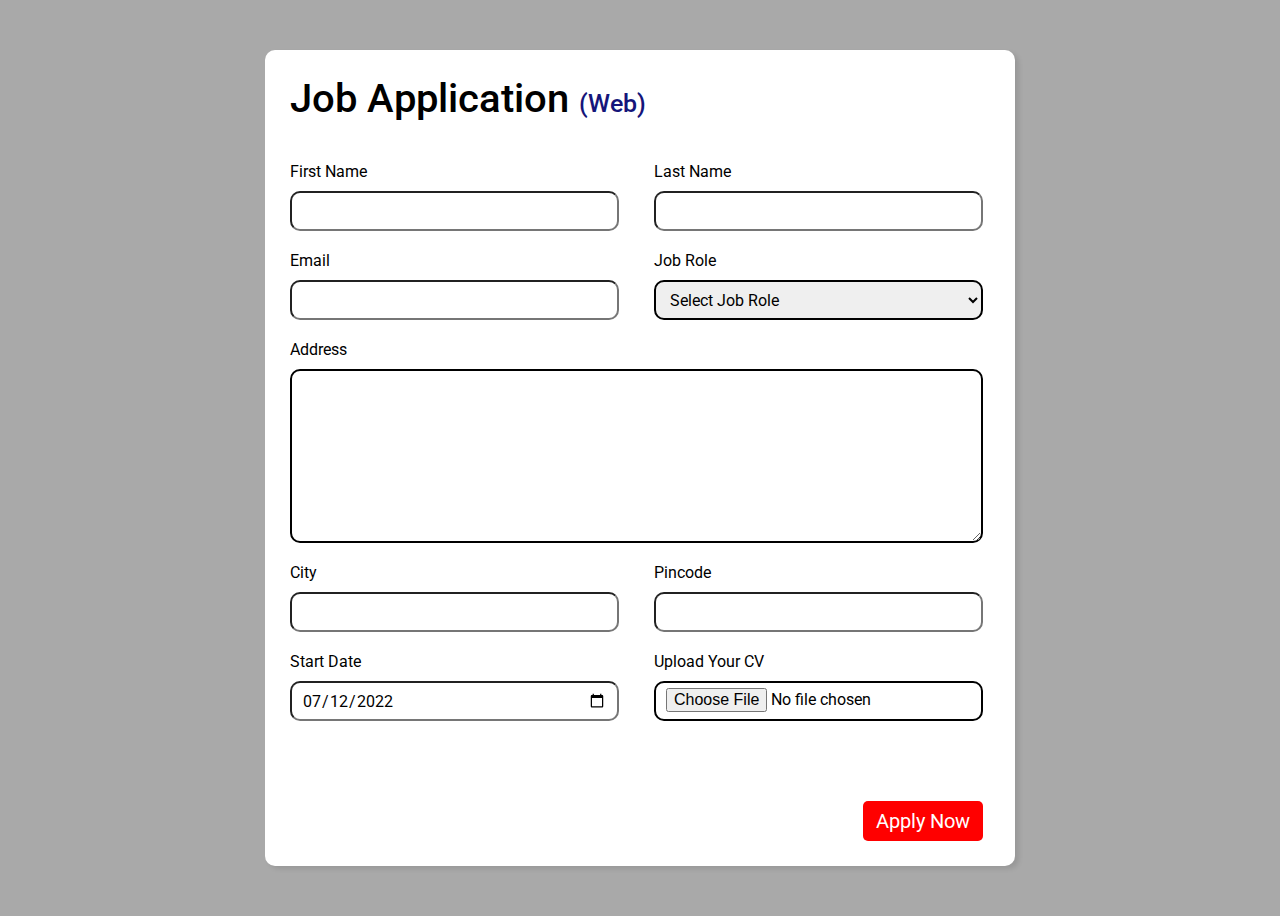
<file: Job Application (Project-2)/index.html>
<!DOCTYPE html>
<html lang="en">
  <head>
    <meta charset="UTF-8" />
    <meta http-equiv="X-UA-Compatible" content="IE=edge" />
    <meta name="viewport" content="width=device-width, initial-scale=1.0" />
    <title>Job Application</title>

    <link rel="stylesheet" href="style.css" />
  </head>
  <body>
    <div class="container">
      <div class="content_box">
        <div class="title">Job Application <span>(Web)</span></div>

        <form action="">
          <div class="form_container">
            <div class="form_control">
              <label for="fname">First Name</label>
              <input type="text" name="fname" id="fname" />
            </div>
            <div class="form_control">
              <label for="lname">Last Name</label>
              <input type="text" name="lname" id="lname" />
            </div>
            <div class="form_control">
              <label for="email">Email</label>
              <input type="email" name="email" id="email" />
            </div>
            <div class="form_control">
              <label for="job">Job Role</label>
              <select name="job" id="job">
                <option value="">Select Job Role</option>
                <option value="frontend">Frontend Developer</option>
                <option value="backend">Backend Developer</option>
                <option value="full">Full Stack Developer</option>
                <option value="ux_ui">UX/UI Developer</option>
              </select>
            </div>
            <div class="form_control address">
              <label for="job">Address</label>
              <textarea name="" id="" cols="30" rows="10"></textarea>
            </div>
            <div class="form_control">
              <label for="city">City</label>
              <input type="text" name="city" id="city" />
            </div>
            <div class="form_control">
              <label for="pincode">Pincode</label>
              <input type="text" name="pincode" id="pincode" />
            </div>

            <div class="form_control">
              <label for="date">Start Date</label>
              <input type="date" name="date" id="date" value="2022-07-12" />
            </div>
            <div class="form_control">
              <label for="file">Upload Your CV</label>
              <input type="file" name="file" id="file" />
            </div>
            <div class="btn">
              <button type="submit">Apply Now</button>
            </div>
          </div>
        </form>
      </div>
    </div>
  </body>
</html>
</file>
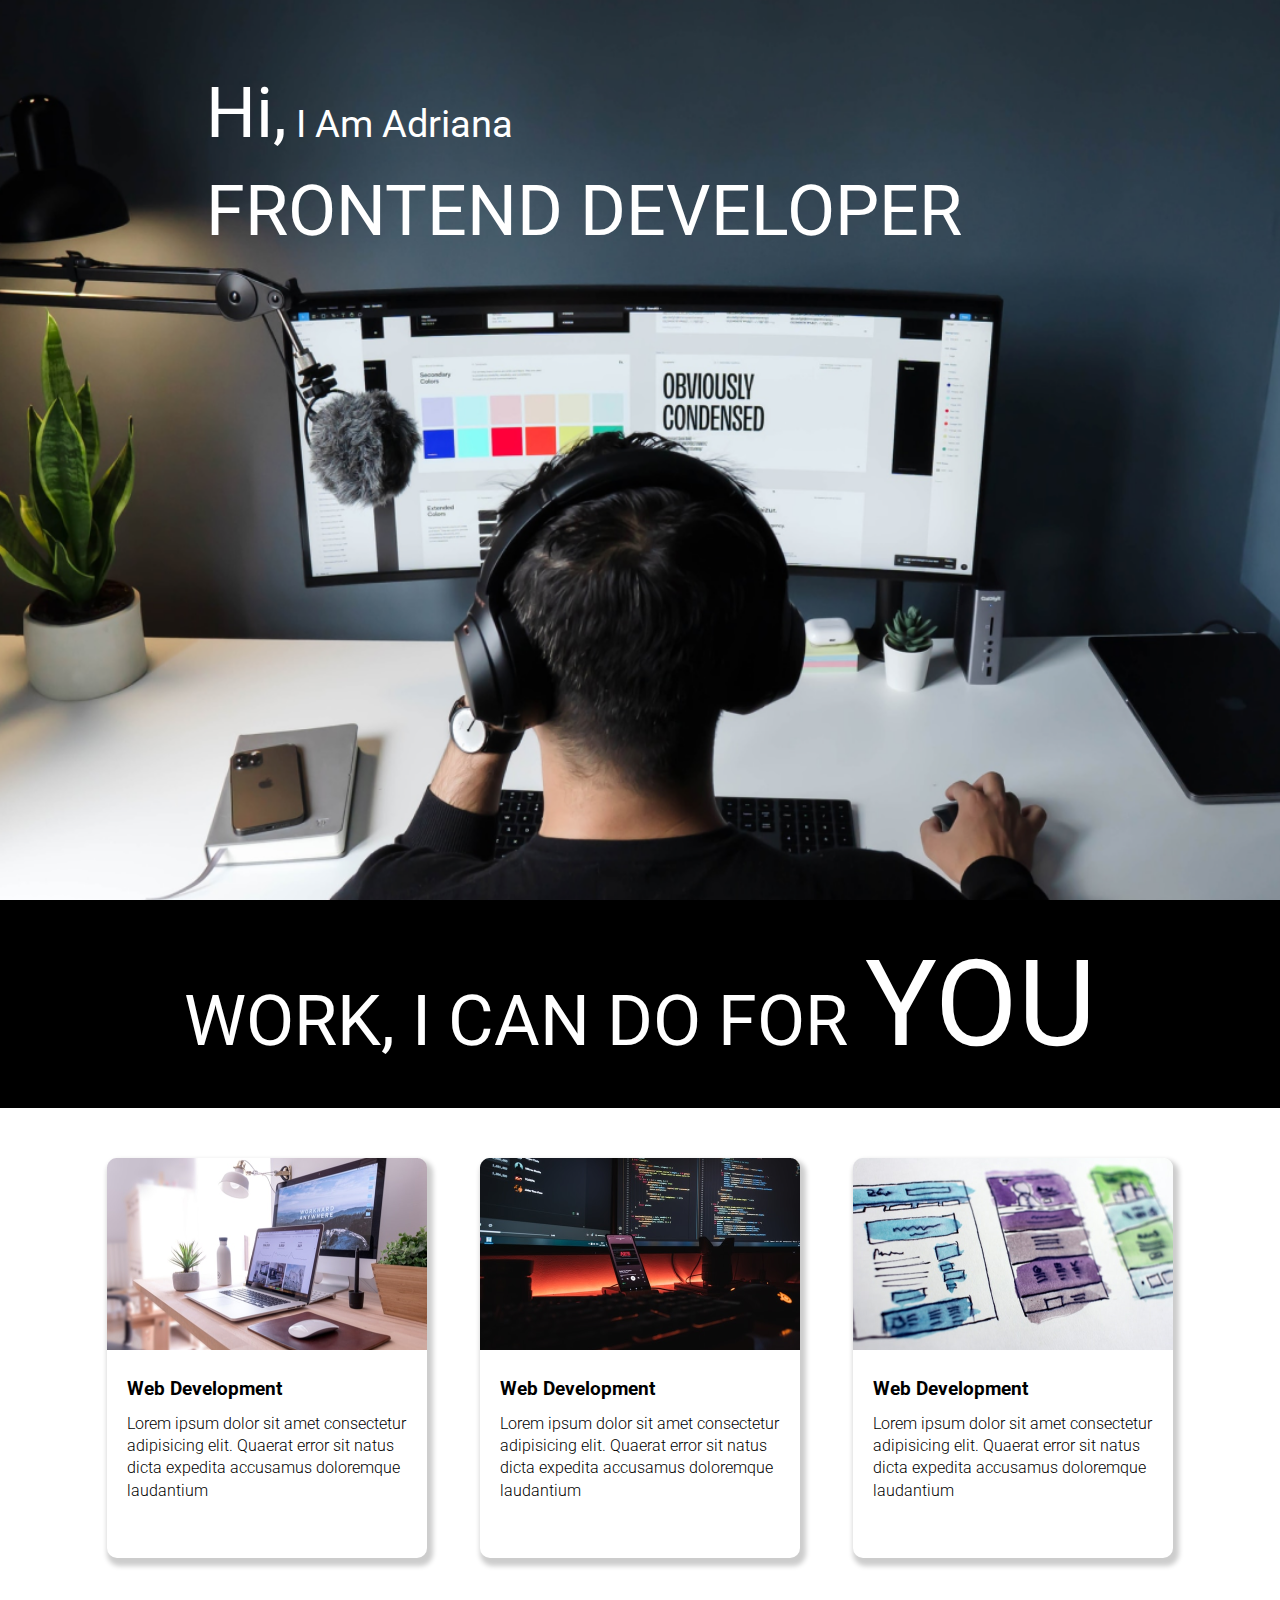
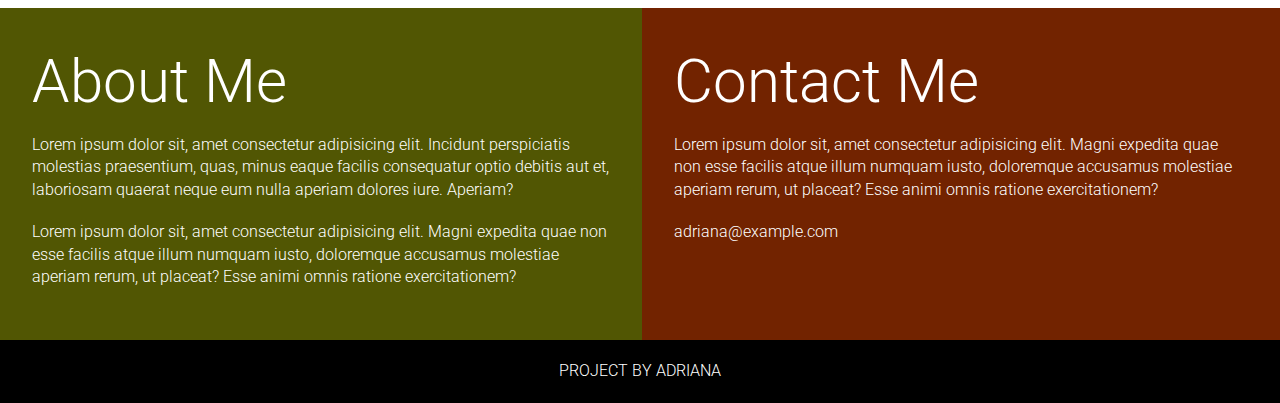
<file: Landing Page (Project-4)/index.html>
<!DOCTYPE html>
<html lang="en">
  <head>
    <meta charset="UTF-8" />
    <meta http-equiv="X-UA-Compatible" content="IE=edge" />
    <meta name="viewport" content="width=device-width, initial-scale=1.0" />
    <title>Developer Landing Page</title>

    <link rel="stylesheet" href="style.css" />
  </head>
  <body>
    <section class="hero_section">
      <div class="text_container">
        <h2 class="capital"><span class="lg_text">hi,</span> i am Adriana</h2>
        <h1 class="upper lg_text">frontend developer</h1>
      </div>
    </section>
    <section class="dark_section">
      <h2 class="upper lg_text">work, i can do for <span>you</span></h2>
    </section>
    <section class="card_section">
      <div class="grid_item">
        <div class="card">
          <div class="card_image">
            <img src="./Images/web.png" alt="" />
          </div>
          <div class="card_text">
            <h3 class="capital">web development</h3>
            <p>
              Lorem ipsum dolor sit amet consectetur adipisicing elit. Quaerat
              error sit natus dicta expedita accusamus doloremque laudantium
            </p>
          </div>
        </div>
      </div>
      <div class="grid_item">
        <div class="card">
          <div class="card_image">
            <img src="./Images/mobile.png" alt="" />
          </div>
          <div class="card_text">
            <h3 class="capital">web development</h3>
            <p>
              Lorem ipsum dolor sit amet consectetur adipisicing elit. Quaerat
              error sit natus dicta expedita accusamus doloremque laudantium
            </p>
          </div>
        </div>
      </div>
      <div class="grid_item">
        <div class="card">
          <div class="card_image">
            <img src="./Images/uiux.png" alt="" />
          </div>
          <div class="card_text">
            <h3 class="capital">web development</h3>
            <p>
              Lorem ipsum dolor sit amet consectetur adipisicing elit. Quaerat
              error sit natus dicta expedita accusamus doloremque laudantium
            </p>
          </div>
        </div>
      </div>
    </section>
    <section class="botton_section">
      <div class="about">
        <h1>About Me</h1>
        <p>
          Lorem ipsum dolor sit, amet consectetur adipisicing elit. Incidunt
          perspiciatis molestias praesentium, quas, minus eaque facilis
          consequatur optio debitis aut et, laboriosam quaerat neque eum nulla
          aperiam dolores iure. Aperiam?
        </p>
        <p>
          Lorem ipsum dolor sit, amet consectetur adipisicing elit. Magni
          expedita quae non esse facilis atque illum numquam iusto, doloremque
          accusamus molestiae aperiam rerum, ut placeat? Esse animi omnis
          ratione exercitationem?
        </p>
      </div>
      <div class="contact">
        <h1>Contact Me</h1>
        <p>
          Lorem ipsum dolor sit, amet consectetur adipisicing elit. Magni
          expedita quae non esse facilis atque illum numquam iusto, doloremque
          accusamus molestiae aperiam rerum, ut placeat? Esse animi omnis
          ratione exercitationem?
        </p>
        <p>adriana@example.com</p>
      </div>
    </section>
    <footer>project by Adriana</footer>
  </body>
</html>
</file>
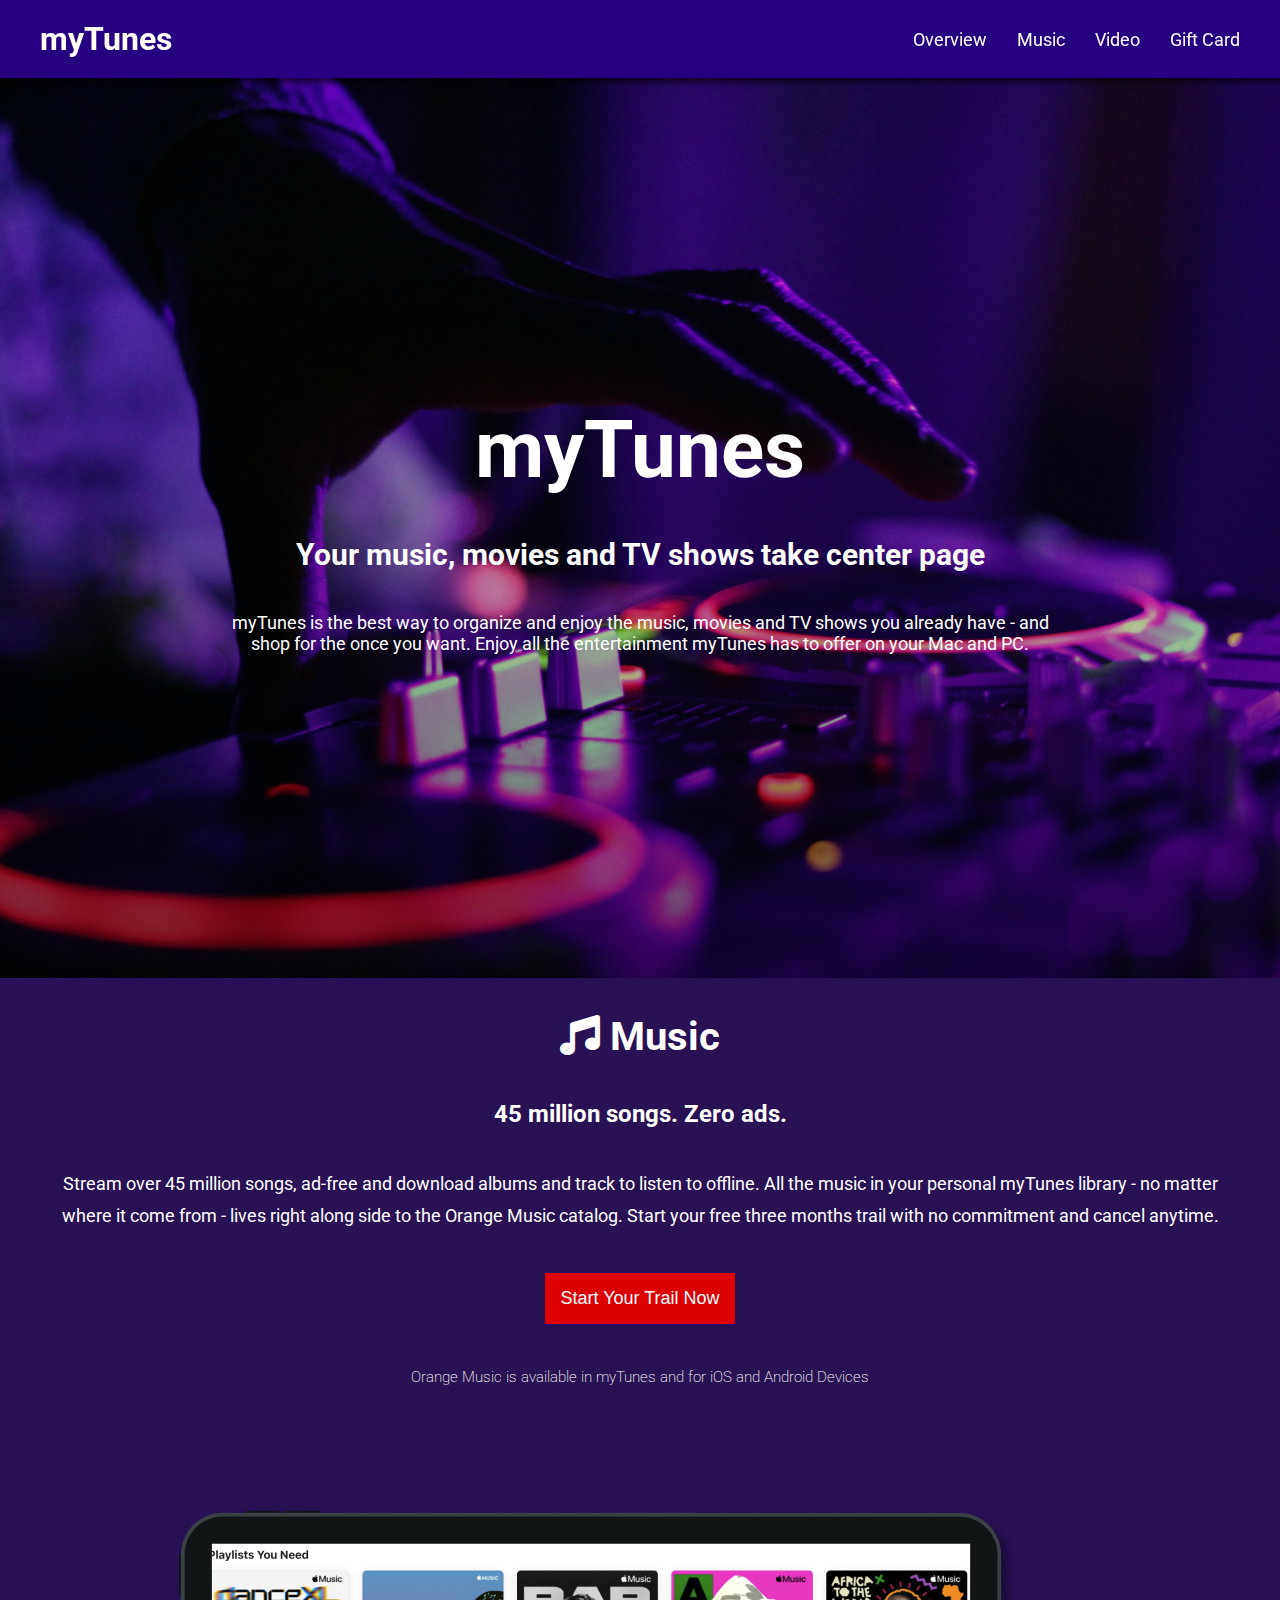
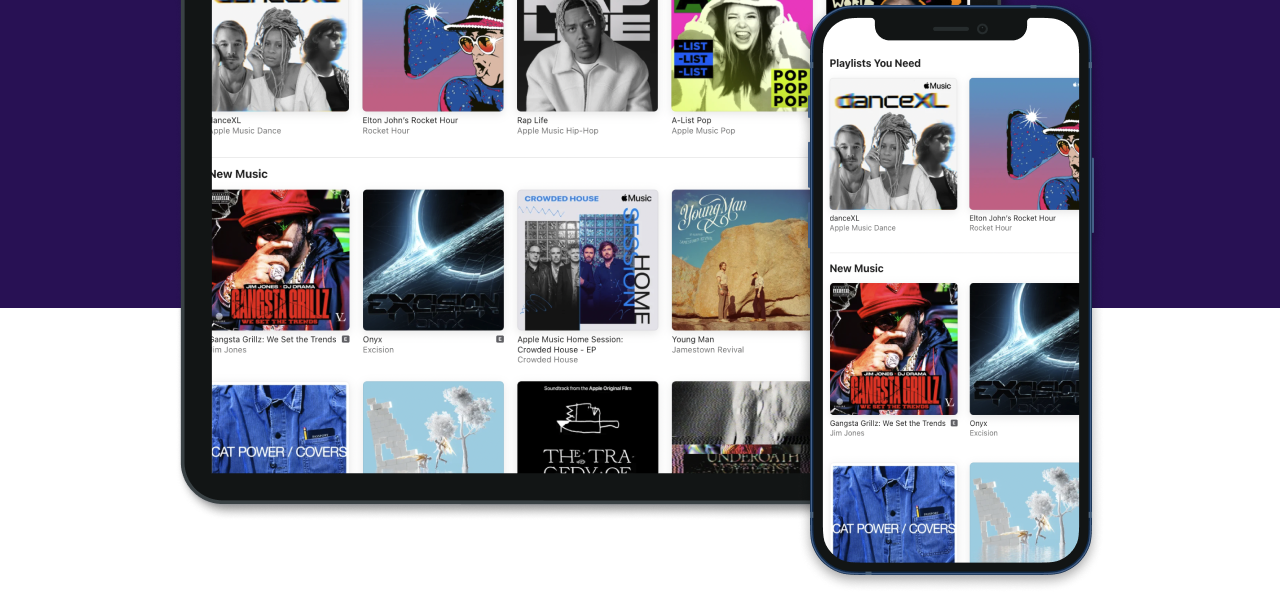
<file: Music Website (Project-6)/index.html>
<!DOCTYPE html>
<html lang="en">
  <head>
    <meta charset="UTF-8" />
    <meta http-equiv="X-UA-Compatible" content="IE=edge" />
    <meta name="viewport" content="width=device-width, initial-scale=1.0" />
    <title>myTunes | Music Website</title>

    <link rel="stylesheet" href="style.css" />
    <link
      rel="stylesheet"
      href="https://cdnjs.cloudflare.com/ajax/libs/font-awesome/6.1.1/css/all.min.css"
    />
  </head>
  <body>
    <nav>
      <div class="container">
        <div class="navbar">
          <div class="logo"><h1>myTunes</h1></div>
          <div class="nav_links">
            <ul>
              <li><a href="#overview">Overview</a></li>
              <li><a href="#music">Music</a></li>
              <li><a href="#video">Video</a></li>
              <li><a href="#giftcard">Gift Card</a></li>
            </ul>
          </div>
        </div>
      </div>
    </nav>

    <main>
      <section class="overview_section" id="overview">
        <div class="container">
          <h1>myTunes</h1>
          <h3>Your music, movies and TV shows take center page</h3>
          <p>
            myTunes is the best way to organize and enjoy the music, movies and
            TV shows you already have - and shop for the once you want. Enjoy
            all the entertainment myTunes has to offer on your Mac and PC.
          </p>
        </div>
      </section>
      <section class="music_section" id="music">
        <div class="container">
          <h1><i class="fa-solid fa-music"></i> Music</h1>
          <h2>45 million songs. Zero ads.</h2>
          <p>
            Stream over 45 million songs, ad-free and download albums and track
            to listen to offline. All the music in your personal myTunes library
            - no matter where it come from - lives right along side to the
            Orange Music catalog. Start your free three months trail with no
            commitment and cancel anytime.
          </p>
          <button class="music_trail_button">Start Your Trail Now</button>
          <p class="small_text">
            Orange Music is available in myTunes and for iOS and Android Devices
          </p>
          <img src="./images/ipad-iphone.png" alt="Mac Iphone Image" />

          <h2></h2>
        </div>
      </section>
    </main>
  </body>
</html>
</file>
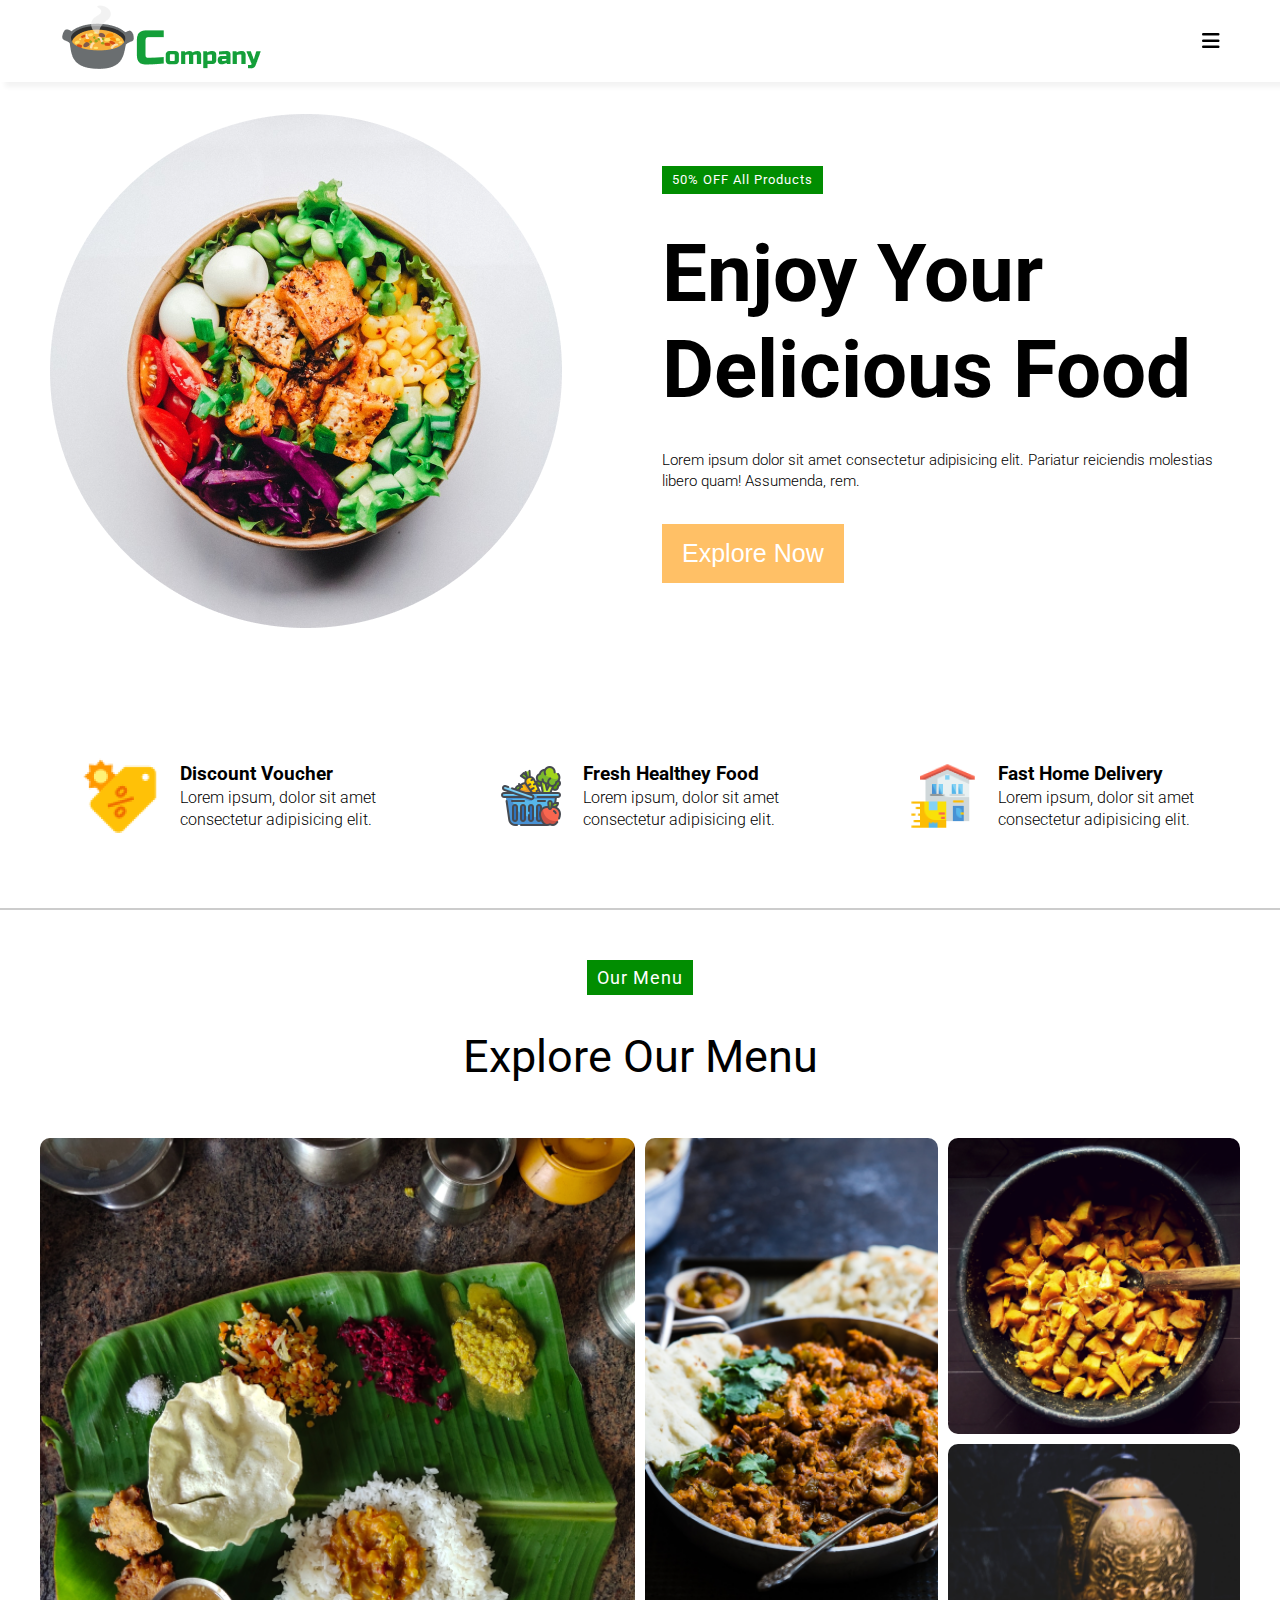
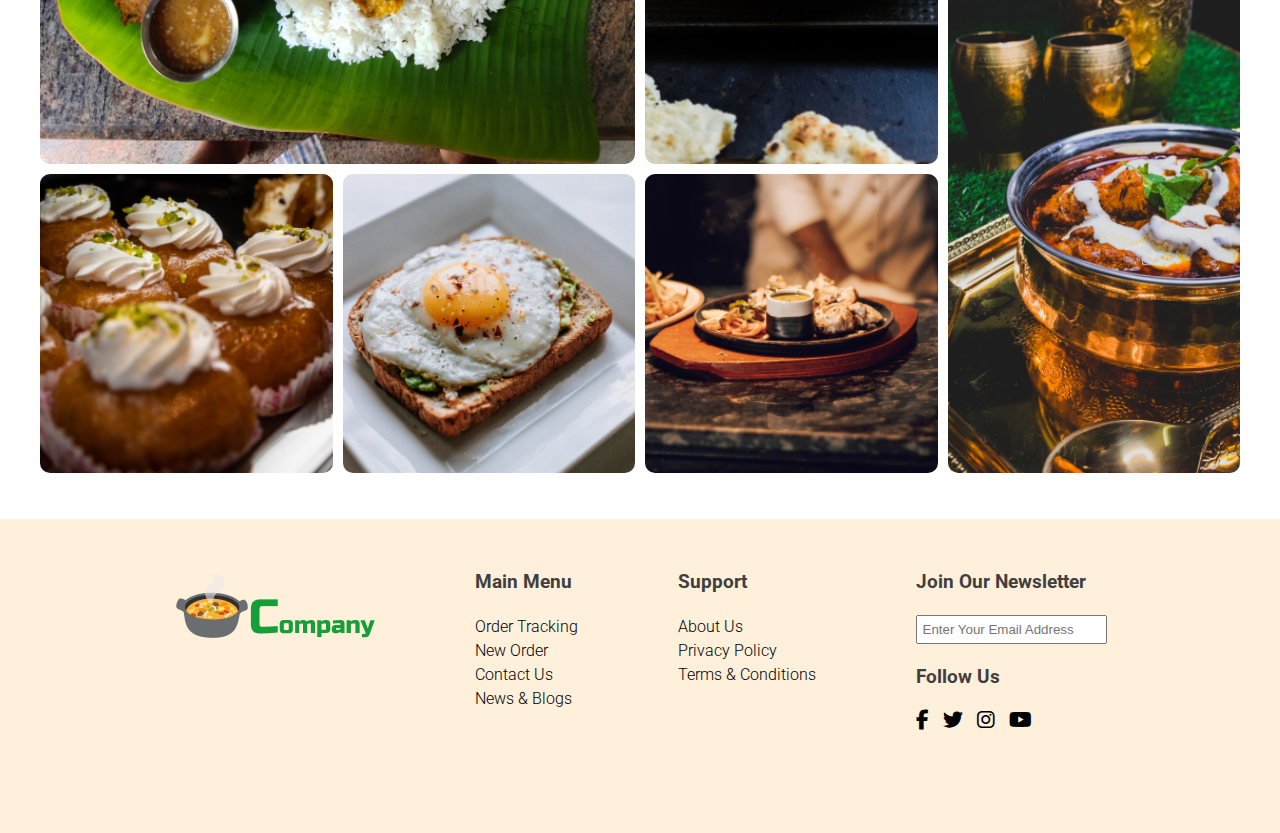
<file: Restaurant Website (Project-5)/index.html>
<!DOCTYPE html>
<html lang="en">
  <head>
    <meta charset="UTF-8" />
    <meta http-equiv="X-UA-Compatible" content="IE=edge" />
    <meta name="viewport" content="width=device-width, initial-scale=1.0" />
    <title>Restaurant Wbsite</title>

    <link rel="stylesheet" href="style.css" />

    <link
      rel="stylesheet"
      href="https://cdnjs.cloudflare.com/ajax/libs/font-awesome/6.1.1/css/all.min.css"
    />
  </head>
  <body>
    <nav>
      <div class="container">
        <div class="navigation">
          <div class="logo">
            <img src="./images/logo.png" alt="Logo" />
          </div>
          <div class="navbar_icon">
            <i class="fa-solid fa-bars"></i>
          </div>
        </div>
      </div>
    </nav>

    <!-- home section -->
    <div class="container">
      <div class="home_section">
        <div class="home_img">
          <img src="./images/hero_image.png" alt="" />
        </div>
        <div class="home_content">
          <h5 class="offer_text">50% OFF All Products</h5>
          <h1 class="big_text">Enjoy your delicious food</h1>
          <p class="para_text">
            Lorem ipsum dolor sit amet consectetur adipisicing elit. Pariatur
            reiciendis molestias libero quam! Assumenda, rem.
          </p>
          <button class="home_button">Explore Now</button>
        </div>
      </div>

      <!-- feature section -->
      <div class="features_section">
        <div class="feature">
          <img src="./icons/discount.png" alt="Discount" />
          <div class="feature_text">
            <h3>Discount voucher</h3>
            Lorem ipsum, dolor sit amet consectetur adipisicing elit.
          </div>
        </div>

        <div class="feature">
          <img src="./icons/fresh.png" alt="Fresh" />
          <div class="feature_text">
            <h3>Fresh Healthey Food</h3>
            Lorem ipsum, dolor sit amet consectetur adipisicing elit.
          </div>
        </div>

        <div class="feature">
          <img src="./icons/delivery.png" alt="Delivery" />
          <div class="feature_text">
            <h3>fast home delivery</h3>
            Lorem ipsum, dolor sit amet consectetur adipisicing elit.
          </div>
        </div>
      </div>
    </div>
    <div class="section_border"></div>

    <!-- menu section -->
    <div class="container">
      <div class="menu_section">
        <h5 class="offer_text">Our Menu</h5>
        <h1>Explore Our Menu</h1>
        <div class="grid">
          <div class="item_1">
            <img class="grid_img" src="./images/grid_image1.png" alt="" />
          </div>
          <div class="item_2">
            <img class="grid_img" src="./images/grid_image2.png" alt="" />
          </div>
          <div class="item_3">
            <img class="grid_img" src="./images/grid_image3.png" alt="" />
          </div>
          <div class="item_4">
            <img class="grid_img" src="./images/grid_image4.png" alt="" />
          </div>
          <div class="item_5">
            <img class="grid_img" src="./images/grid_image5.png" alt="" />
          </div>
          <div class="item_6">
            <img class="grid_img" src="./images/grid_image6.png" alt="" />
          </div>
          <div class="item_7">
            <img class="grid_img" src="./images/grid_image7.png" alt="" />
          </div>
        </div>
      </div>
    </div>

    <footer>
      <div class="container">
        <div class="footer_section">
          <div class="footer_logo">
            <img src="./images/logo.png" alt="" />
          </div>
          <div class="footer_menu_1">
            <h3>main menu</h3>
            <ul>
              <li>order tracking</li>
              <li>new order</li>
              <li>contact us</li>
              <li>news & blogs</li>
            </ul>
          </div>
          <div class="footer_menu_2">
            <h3>support</h3>
            <ul>
              <li>About us</li>
              <li>privacy policy</li>
              <li>terms & conditions</li>
            </ul>
          </div>
          <div class="footer_social">
            <h3>join our newsletter</h3>
            <input
              type="email"
              name=""
              id=""
              placeholder="Enter Your Email Address"
            />

            <div class="social_icons">
              <h3>follow us</h3>
              <i class="fa-brands fa-facebook-f"></i>
              <i class="fa-brands fa-twitter"></i>
              <i class="fa-brands fa-instagram"></i>
              <i class="fa-brands fa-youtube"></i>
            </div>
          </div>
        </div>
      </div>
    </footer>
  </body>
</html>
</file>
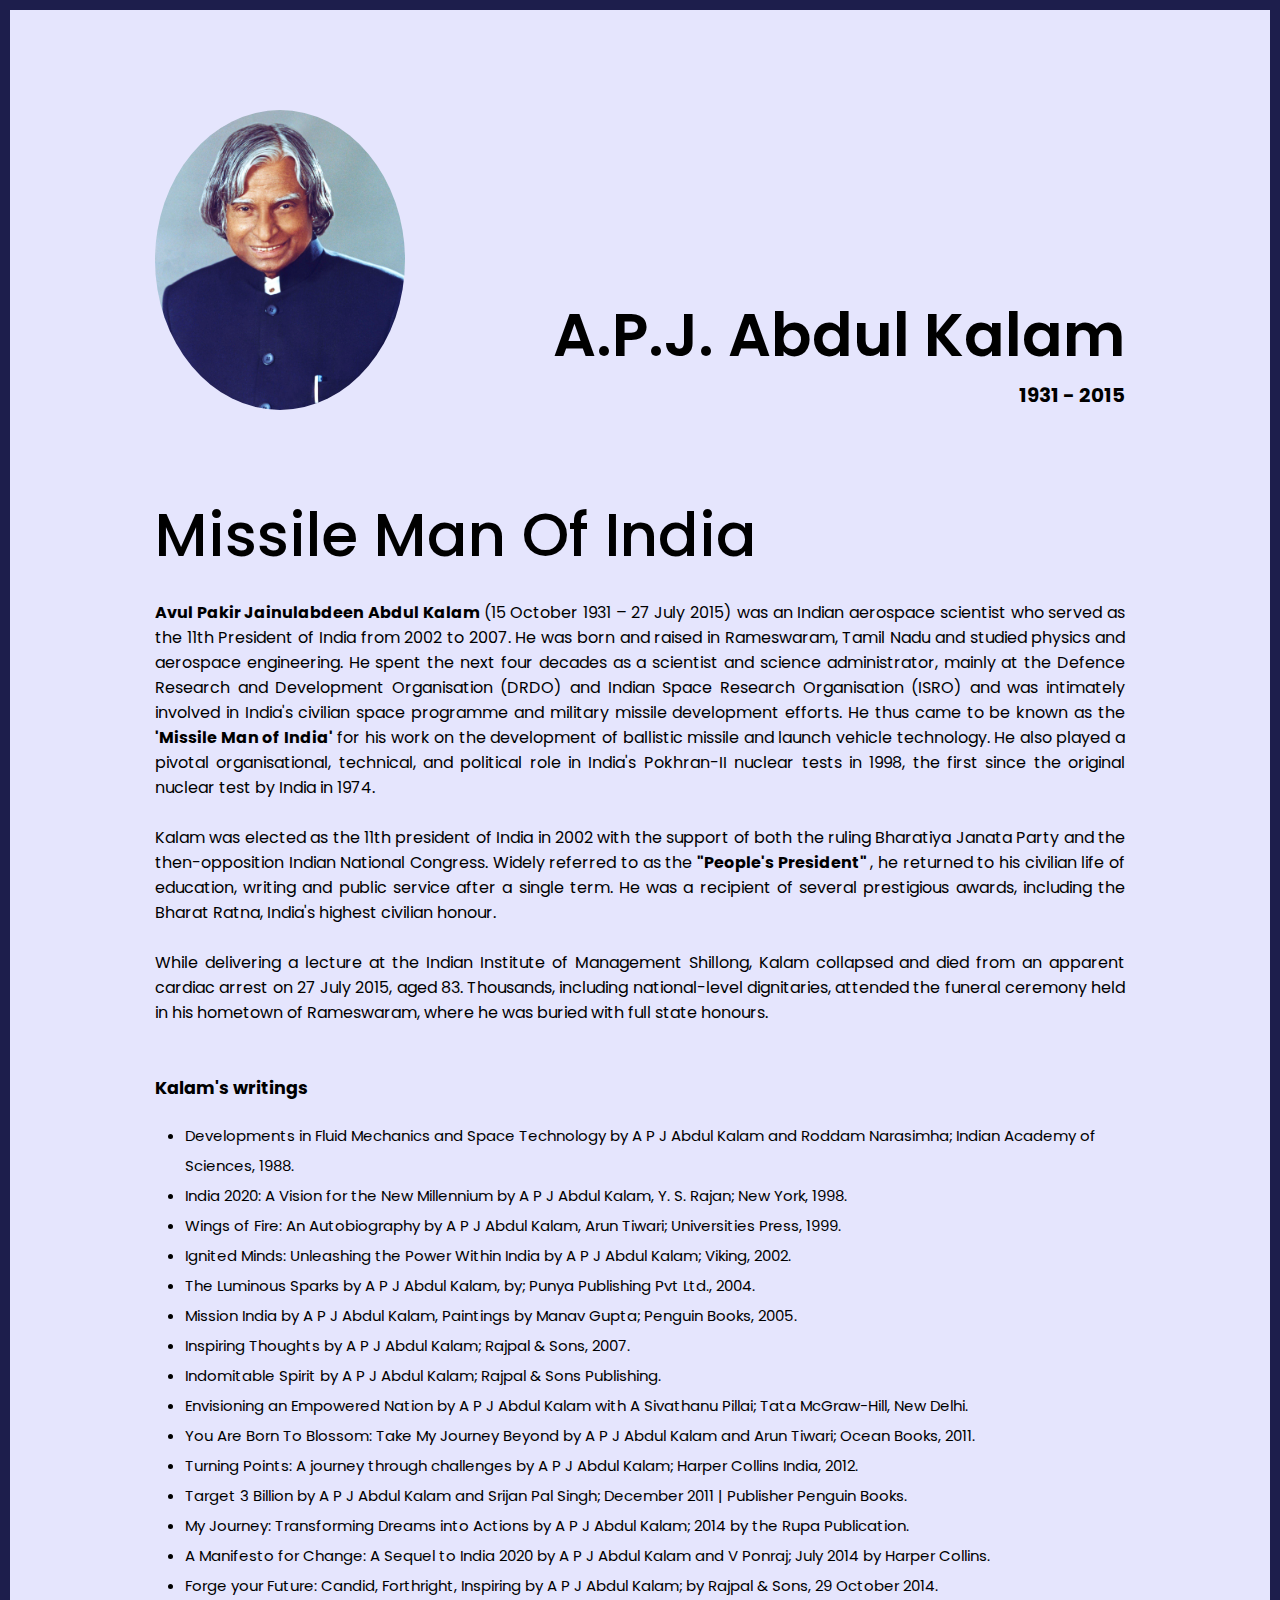
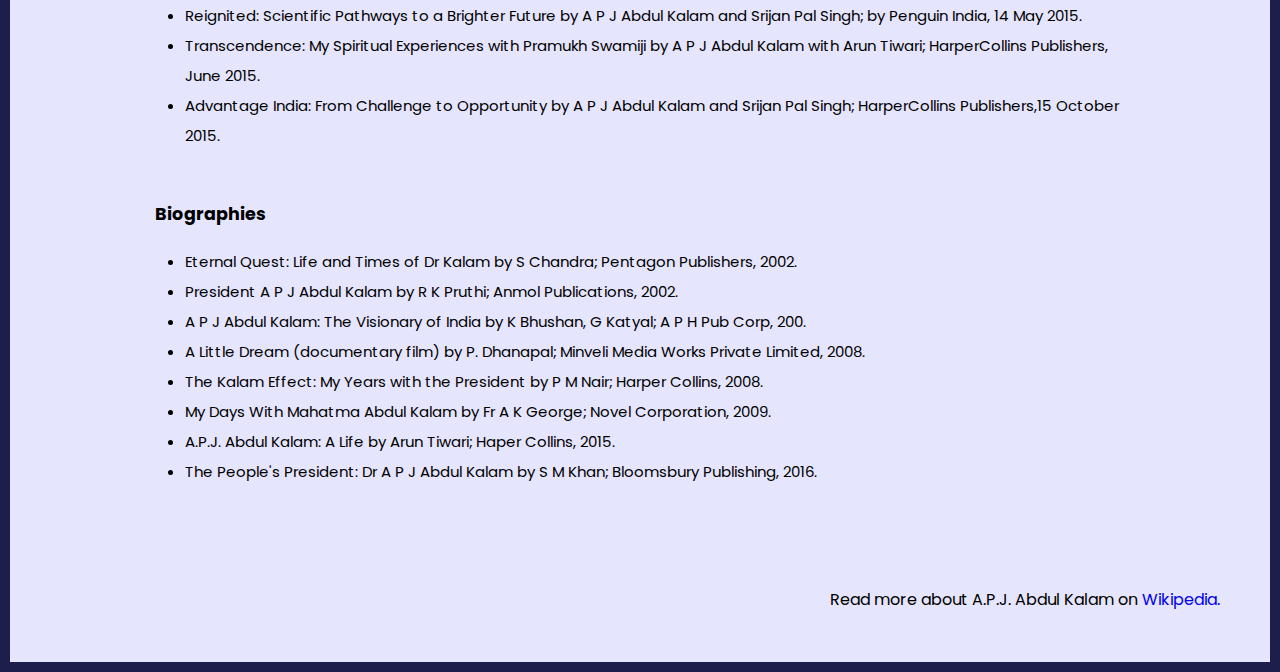
<file: Tribute Page (Project-1)/index.html>
<!DOCTYPE html>
<html lang="en">
  <head>
    <meta charset="UTF-8" />
    <meta http-equiv="X-UA-Compatible" content="IE=edge" />
    <meta name="viewport" content="width=device-width, initial-scale=1.0" />
    <title>Tribute Page | A.P.J. Abdul Kalam</title>

    <link rel="stylesheet" href="style.css" />
  </head>
  <body>
    <div class="container">
      <div class="content">
        <div class="title">
          <div class="title_img">
            <img src="./Images/A._P._J._Abdul_Kalam.jpg" alt="Abdul_Kalam" />
          </div>
          <div class="title_text">
            <h1>A.P.J. Abdul Kalam</h1>
            <h4>1931 - 2015</h4>
          </div>
        </div>
        <div class="content_data">
          <h1>missile man of india</h1>
          <p>
            <b> Avul Pakir Jainulabdeen Abdul Kalam </b> (15 October 1931 – 27
            July 2015) was an Indian aerospace scientist who served as the 11th
            President of India from 2002 to 2007. He was born and raised in
            Rameswaram, Tamil Nadu and studied physics and aerospace
            engineering. He spent the next four decades as a scientist and
            science administrator, mainly at the Defence Research and
            Development Organisation (DRDO) and Indian Space Research
            Organisation (ISRO) and was intimately involved in India's civilian
            space programme and military missile development efforts. He thus
            came to be known as the <b> 'Missile Man of India'</b> for his work
            on the development of ballistic missile and launch vehicle
            technology. He also played a pivotal organisational, technical, and
            political role in India's Pokhran-II nuclear tests in 1998, the
            first since the original nuclear test by India in 1974.
            <br />
            <br />
            Kalam was elected as the 11th president of India in 2002 with the
            support of both the ruling Bharatiya Janata Party and the
            then-opposition Indian National Congress. Widely referred to as the
            <b> "People's President" </b>, he returned to his civilian life of
            education, writing and public service after a single term. He was a
            recipient of several prestigious awards, including the Bharat Ratna,
            India's highest civilian honour. <br /><br />
            While delivering a lecture at the Indian Institute of Management
            Shillong, Kalam collapsed and died from an apparent cardiac arrest
            on 27 July 2015, aged 83. Thousands, including national-level
            dignitaries, attended the funeral ceremony held in his hometown of
            Rameswaram, where he was buried with full state honours.
          </p>
          <div class="written">
            <h3>Kalam's writings</h3>
            <ul>
              <li>
                Developments in Fluid Mechanics and Space Technology by A P J
                Abdul Kalam and Roddam Narasimha; Indian Academy of Sciences,
                1988.
              </li>
              <li>
                India 2020: A Vision for the New Millennium by A P J Abdul
                Kalam, Y. S. Rajan; New York, 1998.
              </li>
              <li>
                Wings of Fire: An Autobiography by A P J Abdul Kalam, Arun
                Tiwari; Universities Press, 1999.
              </li>
              <li>
                Ignited Minds: Unleashing the Power Within India by A P J Abdul
                Kalam; Viking, 2002.
              </li>
              <li>
                The Luminous Sparks by A P J Abdul Kalam, by; Punya Publishing
                Pvt Ltd., 2004.
              </li>
              <li>
                Mission India by A P J Abdul Kalam, Paintings by Manav Gupta;
                Penguin Books, 2005.
              </li>
              <li>
                Inspiring Thoughts by A P J Abdul Kalam; Rajpal & Sons, 2007.
              </li>
              <li>
                Indomitable Spirit by A P J Abdul Kalam; Rajpal & Sons
                Publishing.
              </li>
              <li>
                Envisioning an Empowered Nation by A P J Abdul Kalam with A
                Sivathanu Pillai; Tata McGraw-Hill, New Delhi.
              </li>
              <li>
                You Are Born To Blossom: Take My Journey Beyond by A P J Abdul
                Kalam and Arun Tiwari; Ocean Books, 2011.
              </li>
              <li>
                Turning Points: A journey through challenges by A P J Abdul
                Kalam; Harper Collins India, 2012.
              </li>
              <li>
                Target 3 Billion by A P J Abdul Kalam and Srijan Pal Singh;
                December 2011 | Publisher Penguin Books.
              </li>
              <li>
                My Journey: Transforming Dreams into Actions by A P J Abdul
                Kalam; 2014 by the Rupa Publication.
              </li>
              <li>
                A Manifesto for Change: A Sequel to India 2020 by A P J Abdul
                Kalam and V Ponraj; July 2014 by Harper Collins.
              </li>
              <li>
                Forge your Future: Candid, Forthright, Inspiring by A P J Abdul
                Kalam; by Rajpal & Sons, 29 October 2014.
              </li>
              <li>
                Reignited: Scientific Pathways to a Brighter Future by A P J
                Abdul Kalam and Srijan Pal Singh; by Penguin India, 14 May 2015.
              </li>
              <li>
                Transcendence: My Spiritual Experiences with Pramukh Swamiji by
                A P J Abdul Kalam with Arun Tiwari; HarperCollins Publishers,
                June 2015.
              </li>
              <li>
                Advantage India: From Challenge to Opportunity by A P J Abdul
                Kalam and Srijan Pal Singh; HarperCollins Publishers,15 October
                2015.
              </li>
            </ul>
          </div>

          <div class="written">
            <h3>Biographies</h3>
            <ul>
              <li>
                Eternal Quest: Life and Times of Dr Kalam by S Chandra; Pentagon
                Publishers, 2002.
              </li>
              <li>
                President A P J Abdul Kalam by R K Pruthi; Anmol Publications,
                2002.
              </li>
              <li>
                A P J Abdul Kalam: The Visionary of India by K Bhushan, G
                Katyal; A P H Pub Corp, 200.
              </li>
              <li>
                A Little Dream (documentary film) by P. Dhanapal; Minveli Media
                Works Private Limited, 2008.
              </li>
              <li>
                The Kalam Effect: My Years with the President by P M Nair;
                Harper Collins, 2008.
              </li>
              <li>
                My Days With Mahatma Abdul Kalam by Fr A K George; Novel
                Corporation, 2009.
              </li>
              <li>
                A.P.J. Abdul Kalam: A Life by Arun Tiwari; Haper Collins, 2015.
              </li>
              <li>
                The People's President: Dr A P J Abdul Kalam by S M Khan;
                Bloomsbury Publishing, 2016.
              </li>
            </ul>
          </div>
        </div>
      </div>
      <div class="readmore">
        <p>
          Read more about A.P.J. Abdul Kalam on
          <a href="https://en.wikipedia.org/wiki/A._P._J._Abdul_Kalam"
            >Wikipedia.</a
          >
        </p>
      </div>
    </div>
  </body>
</html>
</file>
<file: Job Application (Project-2)/style.css>
@import url("https://fonts.googleapis.com/css2?family=Open+Sans:wght@300;400;500;600;700;800&family=Roboto:wght@300;400;500;700;900&display=swap");

* {
  margin: 0;
  padding: 0;
  box-sizing: border-box;
  font-family: "Roboto", sans-serif;
}
body {
  background: #a9a9a9;
}
.container {
  max-width: 900px;
  margin: 0 auto;
}
.content_box {
  margin: 50px auto;
  max-width: 750px;
  background: #fff;
  border-radius: 10px;
  padding: 25px;
  box-shadow: 4px 3px 5px rgba(1, 1, 1, 0.1);
}
.title {
  font-size: 40px;
  font-weight: 500;
}
.title span {
  font-size: 25px;
  font-weight: 500;
  text-transform: capitalize;
  color: #15157a;
}
.form_container {
  margin-top: 40px;
  width: 100%;
  display: grid;
  grid-template-columns: repeat(2, 47%);
  row-gap: 20px;
  column-gap: 35px;
}
.form_control {
  display: flex;
  flex-direction: column;
  row-gap: 10px;
}
.form_control input,
select {
  height: 40px;
  padding: 0 10px;
  border-radius: 10px;
  font-size: 16px;
}
input:focus {
  outline-color: #ffaa00;
}
textarea,
select {
  border-radius: 10px;
  border: 2px solid;
}
textarea {
  padding: 10px 10px;
}
.address {
  grid-column: 1/3;
}
input[type="file"] {
  border: 2px solid black;
  padding: 5px 10px;
}
.btn {
  grid-column: 1/3;
  margin-top: 60px;
  text-align: end;
}
button {
  height: 40px;
  width: 120px;
  background-color: #ff0000;
  border: none;
  border-radius: 5px;
  color: #ffffff;
  font-size: 20px;
}
button:active {
  background: #15157a;
}
@media screen and (max-width: 485px) {
  .form_container {
    margin-top: 40px;
    width: 100%;
    display: flex;
    flex-direction: column;
    row-gap: 20px;
    column-gap: 35px;
  }
}
</file>
<file: Landing Page (Project-4)/style.css>
@import url("https://fonts.googleapis.com/css2?family=Roboto:ital,wght@0,100;0,300;0,400;0,500;0,700;0,900;1,100;1,300;1,400;1,500;1,700;1,900&display=swap");

* {
  margin: 0;
  padding: 0;
  box-sizing: border-box;
}
html,
body {
  line-height: 1.4;
  font-weight: 300;
  font-family: "Roboto", sans-serif;
}
.capital {
  text-transform: capitalize;
}
.upper {
  text-transform: uppercase;
}
.hero_section {
  background-image: url("./Images/developer.png");
  min-height: 100vh;
  background-position: center;
  background-repeat: no-repeat;
  background-size: cover;
}
.text_container {
  color: #fff;
  max-width: 900px;
  margin: 0 auto;
  padding: 64px 0 0 16px;
  font-size: 25px;
}
h2 {
  font-weight: 400;
}
.lg_text {
  font-size: 70px;
  font-weight: 400;
}
.dark_section {
  background: #000;
  padding: 20px;
}
.dark_section h2 {
  color: #fff;
  text-align: center;
}
.dark_section h2 span {
  font-weight: 400;
  font-size: 120px;
}
.card_section {
  display: grid;
  grid-template-columns: repeat(auto-fit, minmax(320px, 1fr));
  gap: 20px;
  max-width: 1100px;
  margin: 50px auto;
}
.card {
  max-width: 320px;
  height: 400px;
  box-shadow: 3px 5px 5px 3px rgba(1, 1, 1, 0.2);
  border-radius: 10px;
  transition: 0.2s ease-in-out;
}
.card:hover {
  transform: scale(1.04);
  box-shadow: 3px 5px 5px 3px rgba(1, 1, 1, 0.3);
  transition: 0.2s ease-in-out;
}

.grid_item {
  display: flex;
  justify-content: center;
  align-items: center;
}
.card_text {
  padding: 20px;
}
.card_text h3 {
  margin-bottom: 10px;
}
.botton_section {
  display: flex;
}
.about,
.contact {
  min-height: 300px;
  padding: 32px;
  color: #fff;
}
.about {
  background-color: #515603;
}
.contact {
  background-color: #722300;
}
.about p,
.contact p {
  margin-top: 10px;
  margin-bottom: 20px;
}
.about h1,
.contact h1 {
  font-size: 60px;
  font-weight: 300;
}
footer {
  text-align: center;
  background-color: #000;
  color: #fff;
  padding: 20px;
  text-transform: uppercase;
}

@media (max-width: 786px) {
  .hero_section {
    min-height: 50vh;
  }
  .text_container {
    padding: 10px 0;
    text-align: center;
    font-size: 16px;
  }
  .lg_text {
    font-size: 32px;
  }
  .dark_section h2 span {
    font-size: 60px;
  }
  .botton_section {
    display: flex;
    flex-direction: column;
  }
  .about h1,
  .contact h1 {
    font-size: 40px;
    font-weight: 300;
  }
}
</file>
<file: Music Website (Project-6)/style.css>
@import url("https://fonts.googleapis.com/css2?family=Roboto:ital,wght@0,100;0,300;0,400;0,500;0,700;0,900;1,100;1,300;1,400;1,500;1,700;1,900&display=swap");

* {
  padding: 0;
  margin: 0;
  box-sizing: border-box;
}
html,
body {
  font-family: "Roboto", sans-serif;
}
a {
  text-decoration: none;
}
ul > li {
  list-style: none;
}
button {
  border: none;
  padding: 15px;
}
button:hover {
  opacity: 0.8;
}
.container {
  max-width: 1200px;
  margin: 0 auto;
}

nav {
  background-color: #270082;
  color: #fff;
  padding: 20px 0;
  position: sticky;
  top: 0;
  z-index: 50;
  box-shadow: 5px 5px 5px rgba(0, 0, 0, 0.5);
}
.navbar {
  display: flex;
  justify-content: space-between;
  align-items: center;
}
nav ul {
  display: flex;
  gap: 30px;
}
.nav_links a {
  color: #fff;
  font-size: 18px;
  position: relative;
  padding-bottom: 3px;
}
.nav_links a:before {
  content: "";
  display: block;
  height: 2px;
  width: 100%;
  background-color: #fff;
  position: absolute;
  bottom: 0;
  left: 0;
  transform: scaleX(0);
  transform-origin: left;
  transition: transform 0.3s ease-in-out;
  border-radius: 3px;
}
.nav_links a:hover:before {
  transform: scaleX(1);
  transition: transform 0.3s ease-in-out;
}
.overview_section {
  background-image: url("./images/hero_image.png");
  background-repeat: no-repeat;
  background-size: cover;
  background-position: center;
  height: 100vh;
  color: #fff;
  display: grid;
  place-items: center;
  text-align: center;
}
.overview_section .container {
  display: flex;
  flex-direction: column;
  gap: 40px;
}
.overview_section h1 {
  font-size: 80px;
}
.overview_section h3 {
  font-size: 30px;
}
.overview_section p {
  width: 850px;
  font-weight: 400;
  font-size: 18px;
}
.music_section {
  background: #281154;
  text-align: center;
  color: #fff;
}
.music_section .container {
  display: flex;
  flex-direction: column;
  gap: 40px;
  padding-top: 35px;
  align-items: center;
}
.music_section img {
  margin-top: -250px;
  position: relative;
  top: 325px;
}
.music_section h1 {
  font-size: 40px;
}
.music_section p {
  font-size: 18px;
  font-weight: 400;
  line-height: 1.8em;
}
.music_section .music_trail_button {
  background-color: #dc0000;
  color: #fff;
  font-size: 18px;
  font-weight: 200;
}
.music_section .small_text {
  font-size: 15px;
  font-weight: 200;
}
</file>
<file: Restaurant Website (Project-5)/style.css>
@import url("https://fonts.googleapis.com/css2?family=Roboto:ital,wght@0,100;0,300;0,400;0,500;0,700;0,900;1,100;1,300;1,400;1,500;1,700;1,900&display=swap");

* {
  margin: 0;
  padding: 0;
  box-sizing: border-box;
}
html,
body {
  line-height: 1.4;
  font-weight: 300;
  font-family: "Roboto", sans-serif;
}
button {
  padding: 15px 20px;
  border: none;
  transition: 0.2s ease-in-out;
}
button:hover {
  opacity: 0.8;
  transition: 0.2s ease-in-out;
}

/* navigation section */
nav {
  box-shadow: 5px 5px 5px rgba(1, 1, 1, 0.05);
  margin-bottom: 32px;
  position: sticky;
  top: 0;
  background: #fff;
  z-index: 50;
}
.container {
  max-width: 1200px;
  margin: 0 auto;
}
.navigation {
  display: flex;
  justify-content: space-between;
  align-items: center;
  padding: 0 20px;
}
.navbar_icon {
  font-size: 20px;
}
.home_img img {
  padding-left: 10px;
}

/* home section */
.home_section {
  display: flex;
  gap: 100px;
  justify-content: center;
  align-items: center;
}
.home_content {
  display: flex;
  flex-direction: column;
}
.offer_text {
  color: #fff;
  padding: 5px 10px;
  background: #018d01;
  align-self: flex-start;
  font-weight: 400;
  margin-bottom: 32px;
  letter-spacing: 1px;
}
.big_text {
  font-size: 80px;
  text-transform: capitalize;
  margin-bottom: 32px;
  line-height: 1.2em;
}
.para_text {
  font-size: 15px;
}
.home_button {
  margin-top: 32px;
  align-self: flex-start;
  background-color: #ffc066;
  color: #fff;
  font-size: 25px;
}

/* feture section */
.features_section {
  display: flex;
  margin-top: 100px;
  margin-bottom: 50px;
  justify-content: center;
  align-items: center;
  gap: 40px;
}
.feature {
  display: flex;
  gap: 20px;
  justify-content: center;
  align-items: center;
  padding: 20px 10px 20px 40px;
  transition: 0.2s ease-in-out;
}
.feature:hover {
  transition: 0.2s ease-in-out;
  box-shadow: 5px 5px 5px rgba(1, 1, 1, 0.05);
}
.feature h3 {
  text-transform: capitalize;
}
.section_border {
  border: 1px solid #ccc;
  margin: 20px 0;
}

/* menu section */
.menu_section {
  display: flex;
  flex-direction: column;
  gap: 50px;
  margin: 50px 0;
  align-items: center;
}
.menu_section .offer_text {
  align-self: center;
  margin-bottom: 0;
  font-size: 18px;
}
.menu_section h1 {
  font-size: 45px;
  font-weight: 400;
  margin-top: -20px;
}
.grid {
  display: grid;
  gap: 10px;
  grid-template-areas:
    "I1 I1 I2 I3"
    "I1 I1 I2 I7"
    "I4 I5 I6 I7";
}
.item_1 {
  grid-area: I1;
}
.item_2 {
  grid-area: I2;
}
.item_3 {
  grid-area: I3;
}
.item_4 {
  grid-area: I4;
}
.item_5 {
  grid-area: I5;
}
.item_6 {
  grid-area: I6;
}
.item_7 {
  grid-area: I7;
}
.grid_img {
  border-radius: 10px;
  transition: 0.2s ease-in-out;
  width: 100%;
  height: 100%;
}
.grid_img:hover {
  transform: scale(1.05);
  transition: 0.2s ease-in-out;
}

/* footer section */
footer {
  background-color: #fff0db;
}
.footer_section {
  padding: 50px 20px 100px 20px;
  display: flex;
  gap: 100px;
  text-transform: capitalize;
  justify-content: center;
}
.footer_section ul > li {
  list-style: none;
  font-family: 200;
  line-height: 1.5em;
}
.footer_section h3 {
  margin-bottom: 20px;
  color: #3f3f3f;
}
.social_icons {
  margin-top: 20px;
}
.social_icons i {
  margin-right: 10px;
  font-size: 20px;
}
.footer_section input {
  padding: 5px;
}

/* media responsive */
/* 1152px media width */
@media (max-width: 1152px) {
  .home_section {
    display: flex;
    gap: 70px;
    justify-content: center;
    align-items: center;
  }

  .home_img img {
    width: 98%;
  }
  .big_text {
    font-size: 65px;
  }
  .features_section {
    display: flex;
    gap: 5px;
    flex-wrap: wrap;
  }
  .feature {
    padding: 10px;
  }
  .grid {
    padding: 10px;
  }
}

/* 992px media width */
@media (max-width: 992px) {
  .home_section {
    display: flex;
    gap: 55px;
    justify-content: center;
    align-items: center;
  }

  .home_img img {
    width: 98%;
  }
  .big_text {
    font-size: 50px;
  }
  .footer_section {
    gap: 50px;
    display: flex;
    flex-wrap: wrap;
  }
}

/* 786px media width */
@media (max-width: 786px) {
  .home_section {
    display: flex;
    flex-direction: column;
    gap: 40px;
  }
  .home_img {
    display: flex;
    justify-content: center;
  }
  .home_img img {
    width: 80%;
  }
  .home_content {
    padding: 20px;
  }
  .big_text {
    font-size: 40px;
  }
  .features_section {
    display: flex;
    flex-direction: column;
    margin-top: 50px;
  }
  .feature {
    padding: 20px;
  }
  .grid_img {
    border-radius: 0;
  }
  .menu_section h1 {
    font-size: 28px;
  }
  .menu_section {
    gap: 20px;
    margin: 40px 0;
  }
  .menu_section h1 {
    margin-top: 5px;
  }

  .menu_section .offer_text {
    font-size: 16px;
  }
}
</file>
<file: Tribute Page (Project-1)/style.css>
@import url("https://fonts.googleapis.com/css2?family=Poppins:wght@400;500;600;700;800;900&display=swap");
@import url("https://fonts.googleapis.com/css2?family=Roboto:wght@300;400;500;700;900&display=swap");

* {
  margin: 0;
  padding: 0;
  box-sizing: border-box;
  font-family: "Poppins", sans-serif;
}
.container {
  background: #e5e5fd;
  min-height: 100vh;
  border: 10px solid #1d1e4c;
}
.content {
  max-width: 970px;
  margin: 0 auto;
}
.title {
  display: flex;
  justify-content: space-between;
  margin-top: 100px;
  align-items: flex-end;
  column-gap: 50px;
}

.title_img,
img {
  height: 300px;
  width: 250px;
  border-radius: 50%;
}
.title_text h1 {
  font-size: 60px;
  font-weight: 600;
}
.title_text h4 {
  text-align: right;
  font-size: 20px;
}
.content_data {
  margin: 80px 0 100px 0;
  font-family: "Roboto", sans-serif;
}
.content_data h1 {
  text-transform: capitalize;
  font-size: 60px;
  font-weight: 500;
}
.content_data p {
  margin-top: 20px;
  font-size: 16px;
}
.content_data p {
  text-align: justify;
}
.written {
  margin-top: 50px;
  font-size: 15px;
}

ul {
  margin: 20px 0 0 30px;
  line-height: 30px;
}
.readmore {
  text-align: right;
  margin: 0 50px 50px 0;
}
.readmore a {
  text-decoration: none;
}
</file>
